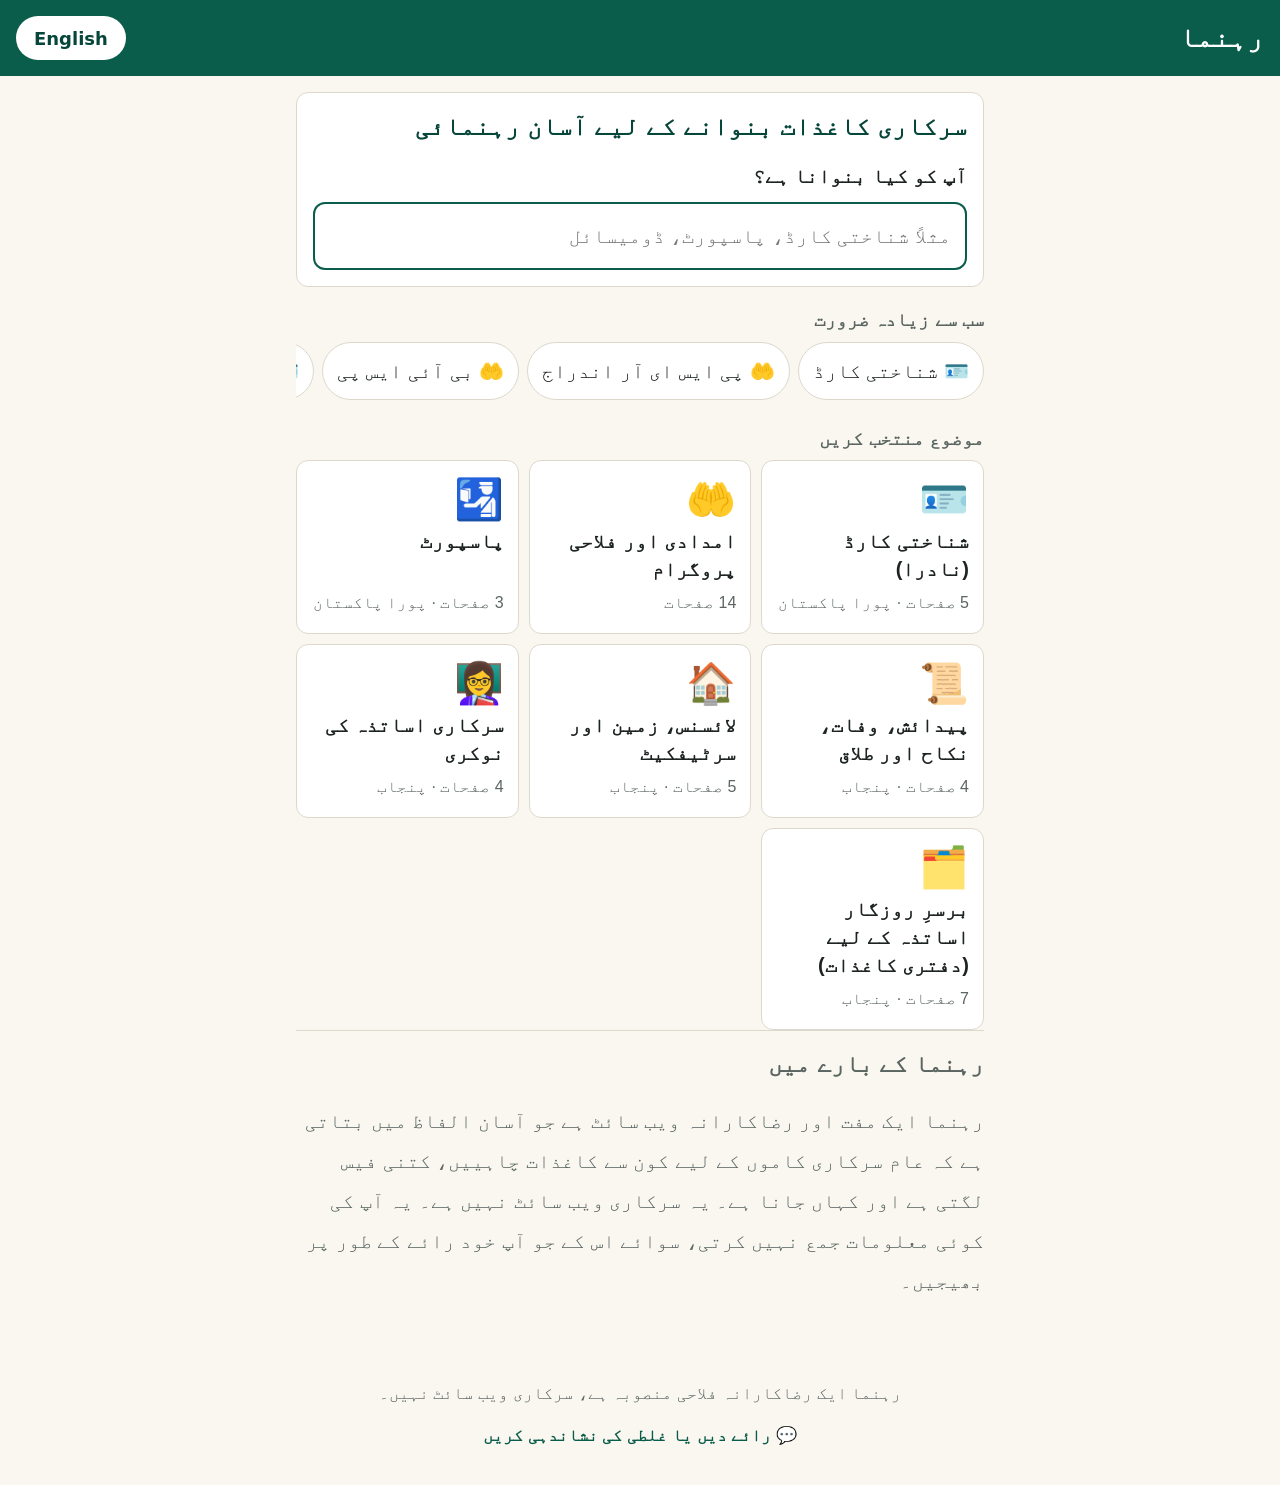
<file: index.html>
<!doctype html>
<html lang="ur" dir="rtl">
<head>
  <meta charset="utf-8">
  <meta name="viewport" content="width=device-width, initial-scale=1">
  <title>Rahnuma – رہنما</title>
  <meta name="description" content="Simple guides in Urdu and English for CNIC, passport, B-Form, domicile, driving licence and other government documents in Pakistan.">
  <meta property="og:title" content="Rahnuma – رہنما">
  <meta property="og:description" content="سرکاری کاغذات بنوانے کے لیے آسان رہنمائی · Simple guides for government documents in Pakistan">
  <meta name="theme-color" content="#0b5d4b">
  <link rel="icon" href="data:image/svg+xml,<svg xmlns='http://www.w3.org/2000/svg' viewBox='0 0 100 100'><text y='.9em' font-size='90'>🧭</text></svg>">
  <link rel="stylesheet" href="css/style.css">
</head>
<body data-page="home">
  <header class="site-header">
    <a class="logo" id="logo" href="index.html">رہنما</a>
    <button class="lang-btn" id="lang-btn" type="button">English</button>
  </header>

  <main id="app"></main>

  <footer class="site-footer" id="footer"></footer>

  <script src="js/ui-text.js"></script>
  <script src="js/guides-list.js"></script>
  <script src="js/app.js"></script>
</body>
</html>
</file>
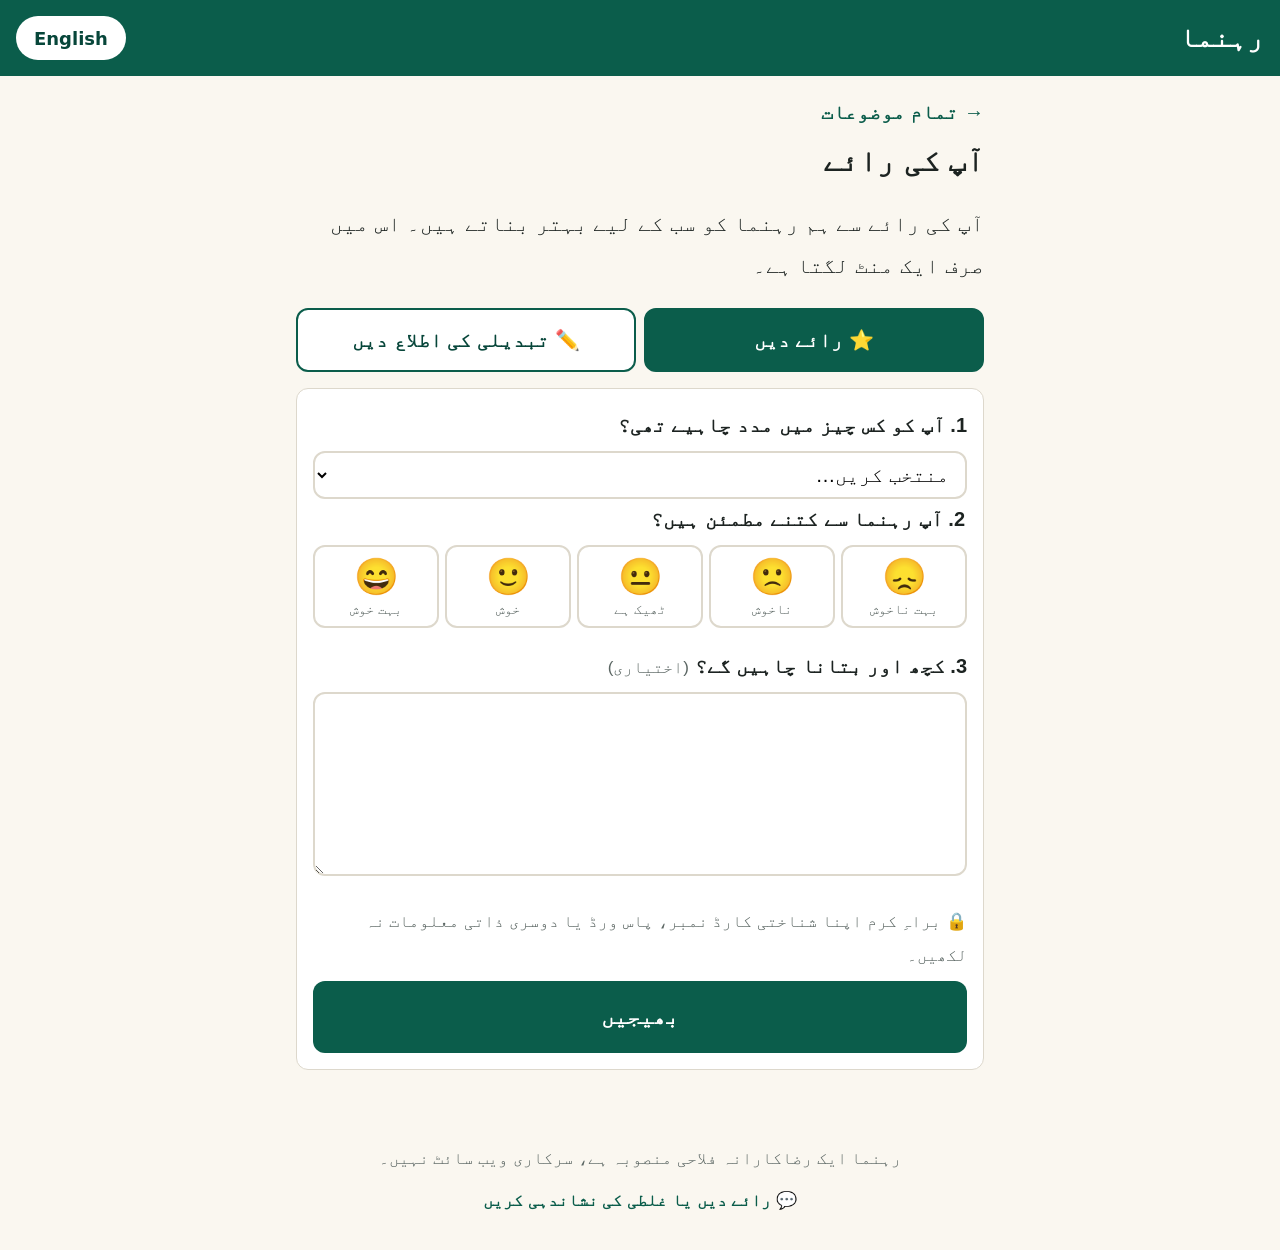
<file: feedback.html>
<!doctype html>
<html lang="ur" dir="rtl">
<head>
  <meta charset="utf-8">
  <meta name="viewport" content="width=device-width, initial-scale=1">
  <title>Feedback – Rahnuma</title>
  <meta name="description" content="Tell us how Rahnuma helped you, or report information that has changed.">
  <meta name="theme-color" content="#0b5d4b">
  <link rel="icon" href="data:image/svg+xml,<svg xmlns='http://www.w3.org/2000/svg' viewBox='0 0 100 100'><text y='.9em' font-size='90'>🧭</text></svg>">
  <link rel="stylesheet" href="css/style.css">
</head>
<body data-page="feedback">
  <header class="site-header">
    <a class="logo" id="logo" href="index.html">رہنما</a>
    <button class="lang-btn" id="lang-btn" type="button">English</button>
  </header>

  <main id="app"></main>

  <footer class="site-footer" id="footer"></footer>

  <script src="js/ui-text.js"></script>
  <script src="js/guides-list.js"></script>
  <script src="js/settings.js"></script>
  <script src="js/feedback.js"></script>
  <script src="js/app.js"></script>
</body>
</html>
</file>
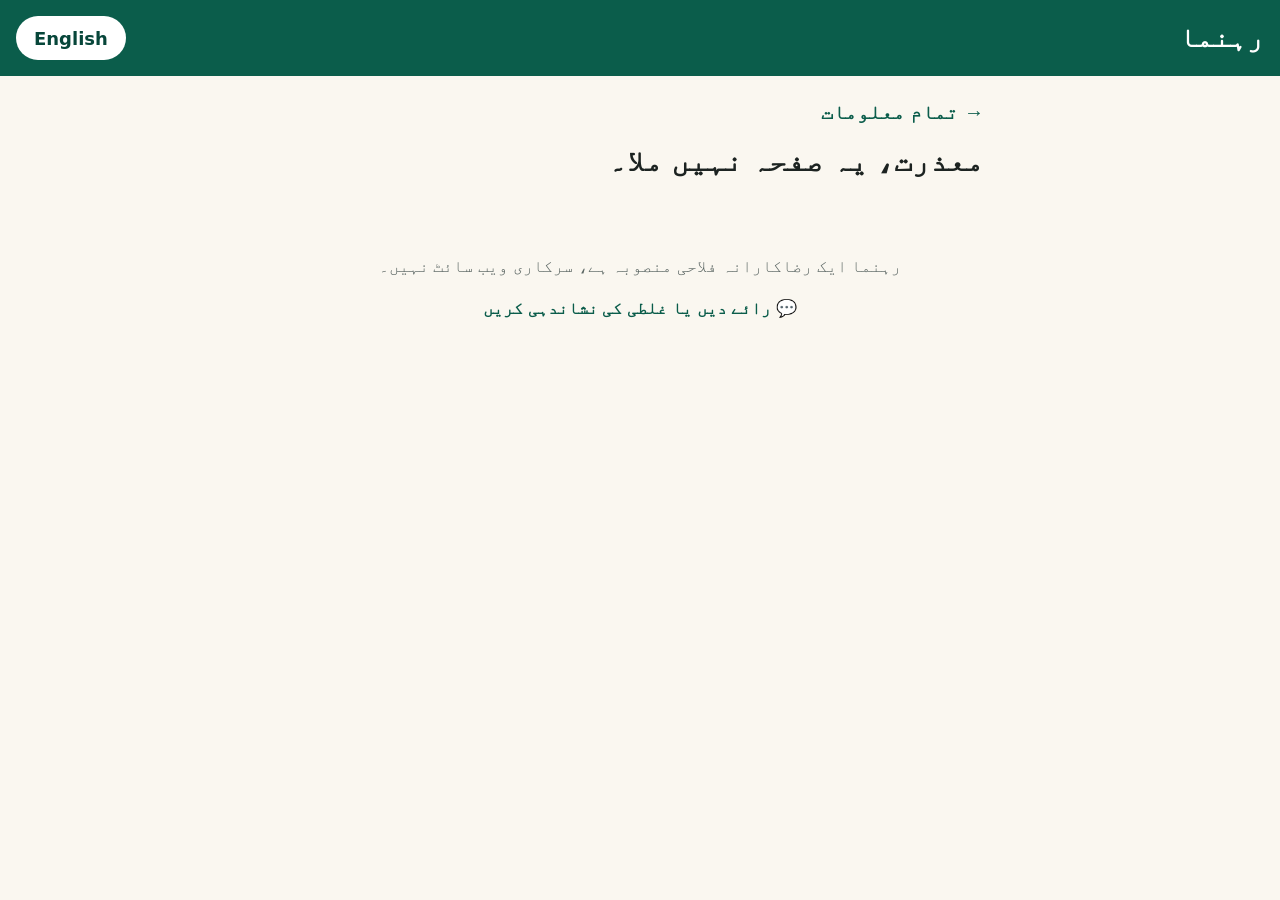
<file: guide.html>
<!doctype html>
<html lang="ur" dir="rtl">
<head>
  <meta charset="utf-8">
  <meta name="viewport" content="width=device-width, initial-scale=1">
  <title>Rahnuma – رہنما</title>
  <meta property="og:title" content="Rahnuma – رہنما">
  <meta property="og:description" content="سرکاری کاغذات بنوانے کے لیے آسان رہنمائی · Simple guides for government documents in Pakistan">
  <meta name="theme-color" content="#0b5d4b">
  <link rel="icon" href="data:image/svg+xml,<svg xmlns='http://www.w3.org/2000/svg' viewBox='0 0 100 100'><text y='.9em' font-size='90'>🧭</text></svg>">
  <link rel="stylesheet" href="css/style.css">
</head>
<body data-page="guide">
  <header class="site-header">
    <a class="logo" id="logo" href="index.html">رہنما</a>
    <button class="lang-btn" id="lang-btn" type="button">English</button>
  </header>

  <main id="app"></main>

  <footer class="site-footer" id="footer"></footer>

  <script src="js/ui-text.js"></script>
  <script src="js/guides-list.js"></script>
  <script src="js/app.js"></script>
</body>
</html>
</file>
<file: css/style.css>
/* =====================================================================
   RAHNUMA STYLES
   Colours are defined once at the top – change them there.
   The site is designed for small phone screens first.
   ===================================================================== */

:root {
  --green:        #0b5d4b;   /* main colour: header, links, headings */
  --green-dark:   #07463a;
  --green-light:  #e3f1ec;
  --page:         #faf7f0;   /* page background */
  --card:         #ffffff;
  --text:         #1c2321;
  --muted:        #5b6663;
  --border:       #ddd8cc;
  --warn-bg:      #fff4dc;
  --warn-border:  #e8b64c;
  --whatsapp:     #1e8e3e;

  --radius: 12px;
  --urdu-font: "Noto Naskh Arabic", "Noto Naskh Arabic UI", "Segoe UI", Tahoma, "Geeza Pro", sans-serif;
  --english-font: system-ui, -apple-system, "Segoe UI", Roboto, Arial, sans-serif;
}

* { box-sizing: border-box; }

html { -webkit-text-size-adjust: 100%; }

body {
  margin: 0;
  background: var(--page);
  color: var(--text);
  font-family: var(--english-font);
  font-size: 18px;          /* large text by default */
  line-height: 1.6;
}

/* Urdu needs a bigger size and more line spacing to read comfortably */
html[lang="ur"] body {
  font-family: var(--urdu-font);
  font-size: 20px;
  line-height: 2;
}

main {
  max-width: 720px;
  margin: 0 auto;
  padding: 16px;
}

a { color: var(--green); }

h1, h2, h3 { line-height: 1.4; margin: 0 0 12px; }
h1 { font-size: 1.5em; }
h2 { font-size: 1.2em; }
h3 { font-size: 1.05em; margin-top: 16px; }

/* ---------- Header ---------- */

.site-header {
  background: var(--green);
  color: #fff;
  display: flex;
  align-items: center;
  justify-content: space-between;
  gap: 12px;
  padding: 10px 16px;
  position: sticky;
  top: 0;
  z-index: 10;
}

.logo {
  color: #fff;
  font-size: 1.4em;
  font-weight: 700;
  text-decoration: none;
}

.lang-btn {
  background: #fff;
  color: var(--green-dark);
  border: 0;
  border-radius: 999px;
  padding: 8px 18px;
  font-size: 18px;
  font-weight: 700;
  min-height: 44px;           /* easy to tap */
  cursor: pointer;
}
/* The button shows the OTHER language, so use that language's font */
html[lang="en"] .lang-btn { font-family: var(--urdu-font); }
html[lang="ur"] .lang-btn { font-family: var(--english-font); }

/* ---------- Home page ---------- */

.hero {
  background: var(--card);
  border: 1px solid var(--border);
  border-radius: var(--radius);
  padding: 16px;
  margin-bottom: 8px;
}
.hero h1 { color: var(--green-dark); font-size: 1.25em; }
.hero label { display: block; font-weight: 700; margin-bottom: 6px; }

#search {
  width: 100%;
  font: inherit;
  padding: 12px 14px;
  border: 2px solid var(--green);
  border-radius: var(--radius);
  background: #fff;
  min-height: 52px;
}
#search:focus { outline: 3px solid var(--green-light); }

.no-results {
  background: var(--warn-bg);
  border: 1px solid var(--warn-border);
  border-radius: var(--radius);
  padding: 12px 16px;
}

.icon { font-size: 1.2em; }

.small-heading {
  font-size: 0.95em;
  color: var(--muted);
  margin: 20px 0 8px;
}

/* Quick-link chips: a row you can swipe sideways */
.chips {
  display: flex;
  gap: 8px;
  overflow-x: auto;
  padding-bottom: 6px;
  scrollbar-width: none;
}
.chips::-webkit-scrollbar { display: none; }
.chip {
  flex-shrink: 0;
  background: var(--card);
  border: 1px solid var(--border);
  border-radius: 999px;
  padding: 8px 14px;
  color: var(--text);
  text-decoration: none;
  white-space: nowrap;
}
.chip:hover, .chip:focus { background: var(--green-light); }

/* Topic tiles: 2 per row on phones, 3 on wider screens */
.tiles {
  display: grid;
  grid-template-columns: repeat(2, 1fr);
  gap: 10px;
}
@media (min-width: 560px) { .tiles { grid-template-columns: repeat(3, 1fr); } }
.tile {
  display: flex;
  flex-direction: column;
  gap: 4px;
  background: var(--card);
  border: 1px solid var(--border);
  border-radius: var(--radius);
  padding: 14px;
  min-height: 120px;
  color: var(--text);
  text-decoration: none;
}
.tile:hover, .tile:focus { background: var(--green-light); border-color: var(--green); }
.tile-icon { font-size: 2em; line-height: 1.2; }
.tile-title { font-weight: 700; line-height: 1.4; }
.tile-count { font-size: 0.8em; color: var(--muted); margin-top: auto; }

.topic-title { color: var(--green-dark); }

.guide-list {
  list-style: none;
  margin: 0;
  padding: 0;
  background: var(--card);
  border: 1px solid var(--border);
  border-radius: var(--radius);
  overflow: hidden;
}
.guide-list li + li { border-top: 1px solid var(--border); }
.guide-list a {
  display: flex;
  justify-content: space-between;
  align-items: center;
  gap: 12px;
  padding: 14px 16px;
  min-height: 56px;
  color: var(--text);
  text-decoration: none;
}
.guide-list a:hover, .guide-list a:focus { background: var(--green-light); }
.row-icon {
  flex-shrink: 0;
  width: 40px;
  height: 40px;
  border-radius: 50%;
  background: var(--green-light);
  display: grid;
  place-items: center;
  font-size: 1.2em;
}
.row-text { flex: 1; display: flex; flex-direction: column; }
.row-sub { font-size: 0.8em; color: var(--muted); }

/* Arrow points the right way in both languages */
.arrow::after { content: "›"; font-size: 1.5em; color: var(--green); }
html[dir="rtl"] .arrow::after { content: "‹"; }

.about {
  border-top: 1px solid var(--border);
  padding-top: 16px;
  color: var(--muted);
}

/* ---------- Guide page ---------- */

.back {
  display: inline-block;
  margin-bottom: 8px;
  font-weight: 700;
  text-decoration: none;
}
html[dir="ltr"] .back::before { content: "← "; }
html[dir="rtl"] .back::before { content: "→ "; }

.crumb { color: var(--muted); margin: 0 0 4px; }
.intro { font-size: 1.05em; }

.key-facts {
  display: grid;
  grid-template-columns: repeat(auto-fit, minmax(150px, 1fr));
  gap: 8px;
  margin: 16px 0;
}
.key-facts div {
  background: var(--green-light);
  border-radius: var(--radius);
  padding: 10px 14px;
}
.key-facts dt { font-size: 0.85em; color: var(--muted); }
.key-facts dd { margin: 0; font-weight: 700; }

.checked {
  font-size: 0.9em;
  background: var(--card);
  border: 1px dashed var(--border);
  border-radius: var(--radius);
  padding: 10px 14px;
}

.block {
  background: var(--card);
  border: 1px solid var(--border);
  border-radius: var(--radius);
  padding: 16px;
  margin: 16px 0;
  scroll-margin-top: 72px;   /* so the sticky header doesn't cover the heading */
}
.block h2 { color: var(--green-dark); }
.block ul, .block ol { margin: 0; padding-inline-start: 1.4em; }
.block li { margin-bottom: 8px; }
.tip, .note { color: var(--muted); font-size: 0.9em; }

/* "Prices can change" note – added automatically wherever a price appears */
.price-note {
  font-size: 0.85em;
  color: var(--muted);
  background: var(--page);
  border-radius: 8px;
  padding: 6px 10px;
  margin: 8px 0 0;
}

/* "Please note" box for rules that are uncertain or vary by district */
.notes {
  background: var(--warn-bg);
  border: 1px solid var(--warn-border);
  border-radius: var(--radius);
  padding: 12px 16px;
  margin: 16px 0;
}
.notes h2 { font-size: 1.05em; margin-bottom: 6px; }
.notes ul { margin: 0; padding-inline-start: 1.4em; }
.notes li { margin-bottom: 6px; }

/* Document checklist with big tick boxes */
.block ul.checklist { list-style: none; padding: 0; }
.checklist label { display: flex; gap: 12px; align-items: flex-start; cursor: pointer; }
.checklist input {
  width: 24px;
  height: 24px;
  margin-top: 0.3em;
  flex-shrink: 0;
  accent-color: var(--green);
}
.checklist input:checked + span { color: var(--muted); text-decoration: line-through; }

/* Numbered steps */
.block ol.steps { padding-inline-start: 1.6em; }
.steps li::marker { font-weight: 700; color: var(--green); }

/* Tables scroll sideways on small phones instead of breaking the page */
.table-wrap { overflow-x: auto; margin-bottom: 8px; }
table { border-collapse: collapse; width: 100%; min-width: 280px; }
th, td {
  border: 1px solid var(--border);
  padding: 8px 10px;
  text-align: start;
  vertical-align: top;
}
th { background: var(--green-light); }

.warn li { background: var(--warn-bg); border-inline-start: 4px solid var(--warn-border); padding: 6px 10px; list-style: none; }
.block ul.warn { padding: 0; }

details {
  border-bottom: 1px solid var(--border);
  padding: 8px 0;
}
summary { cursor: pointer; font-weight: 700; min-height: 44px; }
details p { margin: 8px 0 0; }

.contacts li span { display: block; }
.block ul.contacts, .block ul.related, .block ul.sources { list-style: none; padding: 0; }
.sources { font-size: 0.85em; }
.sources a { word-break: break-word; }

.share {
  display: block;
  text-align: center;
  background: var(--whatsapp);
  color: #fff;
  font-weight: 700;
  text-decoration: none;
  border-radius: var(--radius);
  padding: 14px;
  margin: 16px 0;
}

/* ---------- Jump buttons on the guide page ---------- */

.tabs {
  position: sticky;
  top: 64px;                /* just under the green header */
  z-index: 5;
  display: flex;
  gap: 6px;
  overflow-x: auto;
  background: var(--page);
  padding: 8px 0;
  margin: 8px 0 4px;
  border-bottom: 1px solid var(--border);
  scrollbar-width: none;
}
.tabs::-webkit-scrollbar { display: none; }
.tab {
  flex-shrink: 0;
  padding: 8px 14px;
  border-radius: 999px;
  border: 1px solid var(--border);
  background: var(--card);
  color: var(--text);
  text-decoration: none;
  white-space: nowrap;
  min-height: 44px;
  display: flex;
  align-items: center;
  gap: 4px;
}
.tab.active {
  background: var(--green);
  border-color: var(--green);
  color: #fff;
  font-weight: 700;
}

/* Each section leaves room for the sticky header + button row when jumped to */
.panel { scroll-margin-top: 130px; }

/* Eligibility lists */
.block ul.yes-list, .block ul.no-list { list-style: none; padding: 0; }
.yes-list li::before { content: "✔ "; color: var(--green); font-weight: 700; }
.no-list li::before { content: "✖ "; color: #b3261e; font-weight: 700; }

/* ---------- Feedback page ---------- */

/* "Give feedback" / "Report a change" switch */
.switch {
  display: flex;
  gap: 8px;
  margin: 12px 0;
}
.switch a {
  flex: 1;
  text-align: center;
  padding: 10px;
  border: 2px solid var(--green);
  border-radius: var(--radius);
  color: var(--green-dark);
  background: var(--card);
  text-decoration: none;
  font-weight: 700;
}
.switch a.active { background: var(--green); color: #fff; }

.form label, .form legend {
  display: block;
  font-weight: 700;
  margin: 18px 0 6px;
}
.form label:first-child { margin-top: 0; }
.form .optional { font-weight: 400; color: var(--muted); font-size: 0.85em; }
.form select, .form textarea, .form input[type="text"] {
  width: 100%;
  font: inherit;
  padding: 10px 12px;
  border: 2px solid var(--border);
  border-radius: var(--radius);
  background: #fff;
  min-height: 48px;
}
.form select:focus, .form textarea:focus, .form input[type="text"]:focus {
  border-color: var(--green);
  outline: 3px solid var(--green-light);
}
.form fieldset { border: 0; padding: 0; margin: 0; }
.form .tip { margin: 0 0 6px; }

/* Five big faces for "How satisfied are you?" */
.faces { display: grid; grid-template-columns: repeat(5, 1fr); gap: 6px; }
.face {
  display: flex !important;
  flex-direction: column;
  align-items: center;
  gap: 2px;
  margin: 0 !important;
  padding: 8px 2px;
  border: 2px solid var(--border);
  border-radius: var(--radius);
  cursor: pointer;
  font-weight: 400 !important;
  text-align: center;
  position: relative;   /* keeps the hidden radio button inside the face */
}
.face input { position: absolute; opacity: 0; pointer-events: none; }
.face-icon { font-size: 1.8em; line-height: 1.2; }
.face-label { font-size: 0.7em; line-height: 1.3; color: var(--muted); }
.face:has(input:checked) { border-color: var(--green); background: var(--green-light); }
.face:has(input:focus-visible) { outline: 3px solid var(--green); }

/* Tick boxes for "What has changed?" */
.choices { display: grid; grid-template-columns: repeat(auto-fit, minmax(150px, 1fr)); gap: 6px; }
.choice {
  display: flex !important;
  gap: 8px;
  align-items: center;
  margin: 0 !important;
  padding: 8px 10px;
  border: 2px solid var(--border);
  border-radius: var(--radius);
  font-weight: 400 !important;
  cursor: pointer;
}
.choice input { width: 22px; height: 22px; accent-color: var(--green); flex-shrink: 0; }
.choice:has(input:checked) { border-color: var(--green); background: var(--green-light); }

.privacy { font-size: 0.85em; color: var(--muted); margin: 16px 0 8px; }
/* Hidden spam trap. Hidden in place (not pushed off-screen, which breaks Urdu right-to-left pages) */
.form input.trap {
  position: absolute;
  width: 1px;
  height: 1px;
  min-height: 0;
  padding: 0;
  border: 0;
  overflow: hidden;
  clip-path: inset(50%);
  opacity: 0;
  pointer-events: none;
}
.fb-error {
  background: var(--warn-bg);
  border: 1px solid var(--warn-border);
  border-radius: var(--radius);
  padding: 10px 14px;
}
.submit {
  width: 100%;
  font: inherit;
  font-weight: 700;
  font-size: 1.1em;
  color: #fff;
  background: var(--green);
  border: 0;
  border-radius: var(--radius);
  padding: 14px;
  min-height: 52px;
  cursor: pointer;
}
.submit:disabled { opacity: 0.6; cursor: wait; }

.thanks h2 { color: var(--green-dark); }
.next-link {
  display: block;
  padding: 12px;
  margin-top: 8px;
  border: 1px solid var(--border);
  border-radius: var(--radius);
  text-decoration: none;
  font-weight: 700;
}

/* "Something wrong on this page? Tell us." inside the Last checked box */
.report-link { display: block; margin-top: 6px; font-weight: 700; text-decoration: none; }

/* ---------- Footer ---------- */

.site-footer {
  max-width: 720px;
  margin: 24px auto 0;
  padding: 16px 16px 32px;
  color: var(--muted);
  font-size: 0.85em;
  text-align: center;
}

[hidden] { display: none !important; }
.site-footer p { margin: 0 0 8px; }
.site-footer a { font-weight: 700; text-decoration: none; }
</file>
